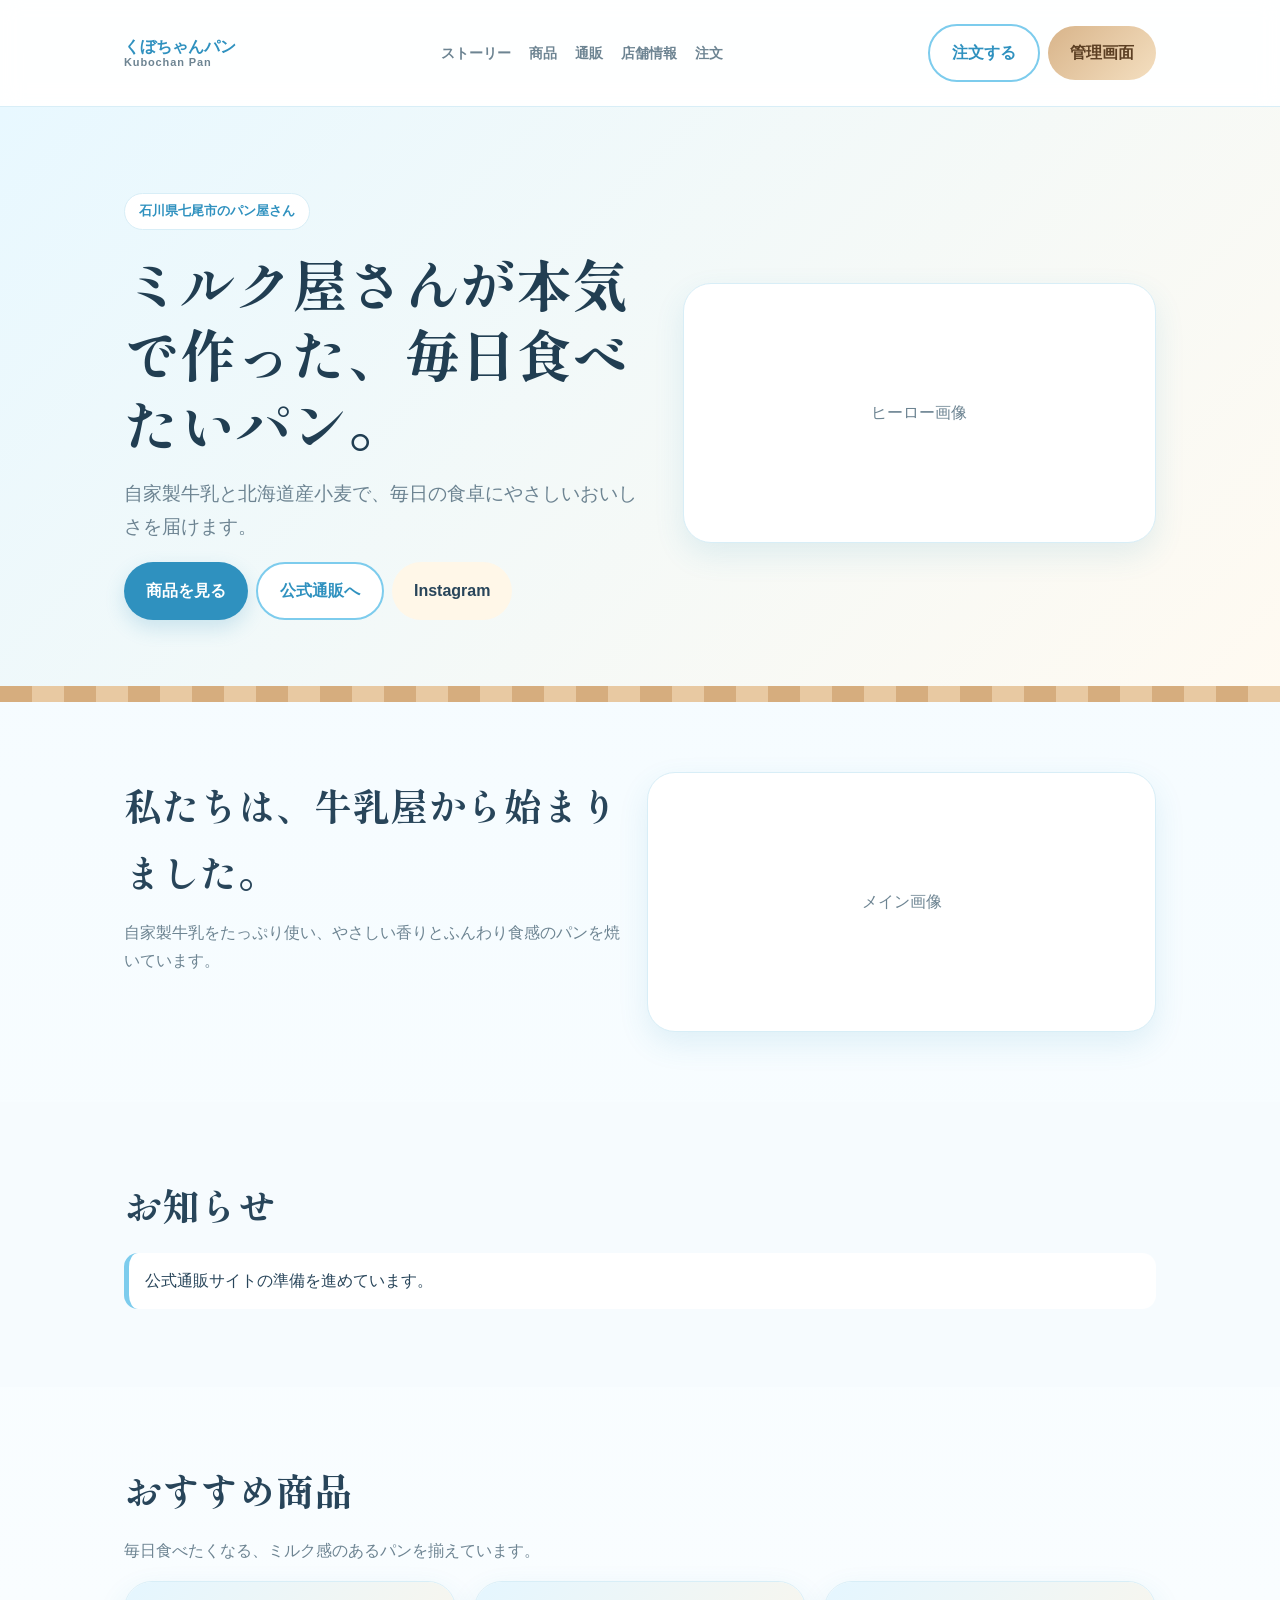
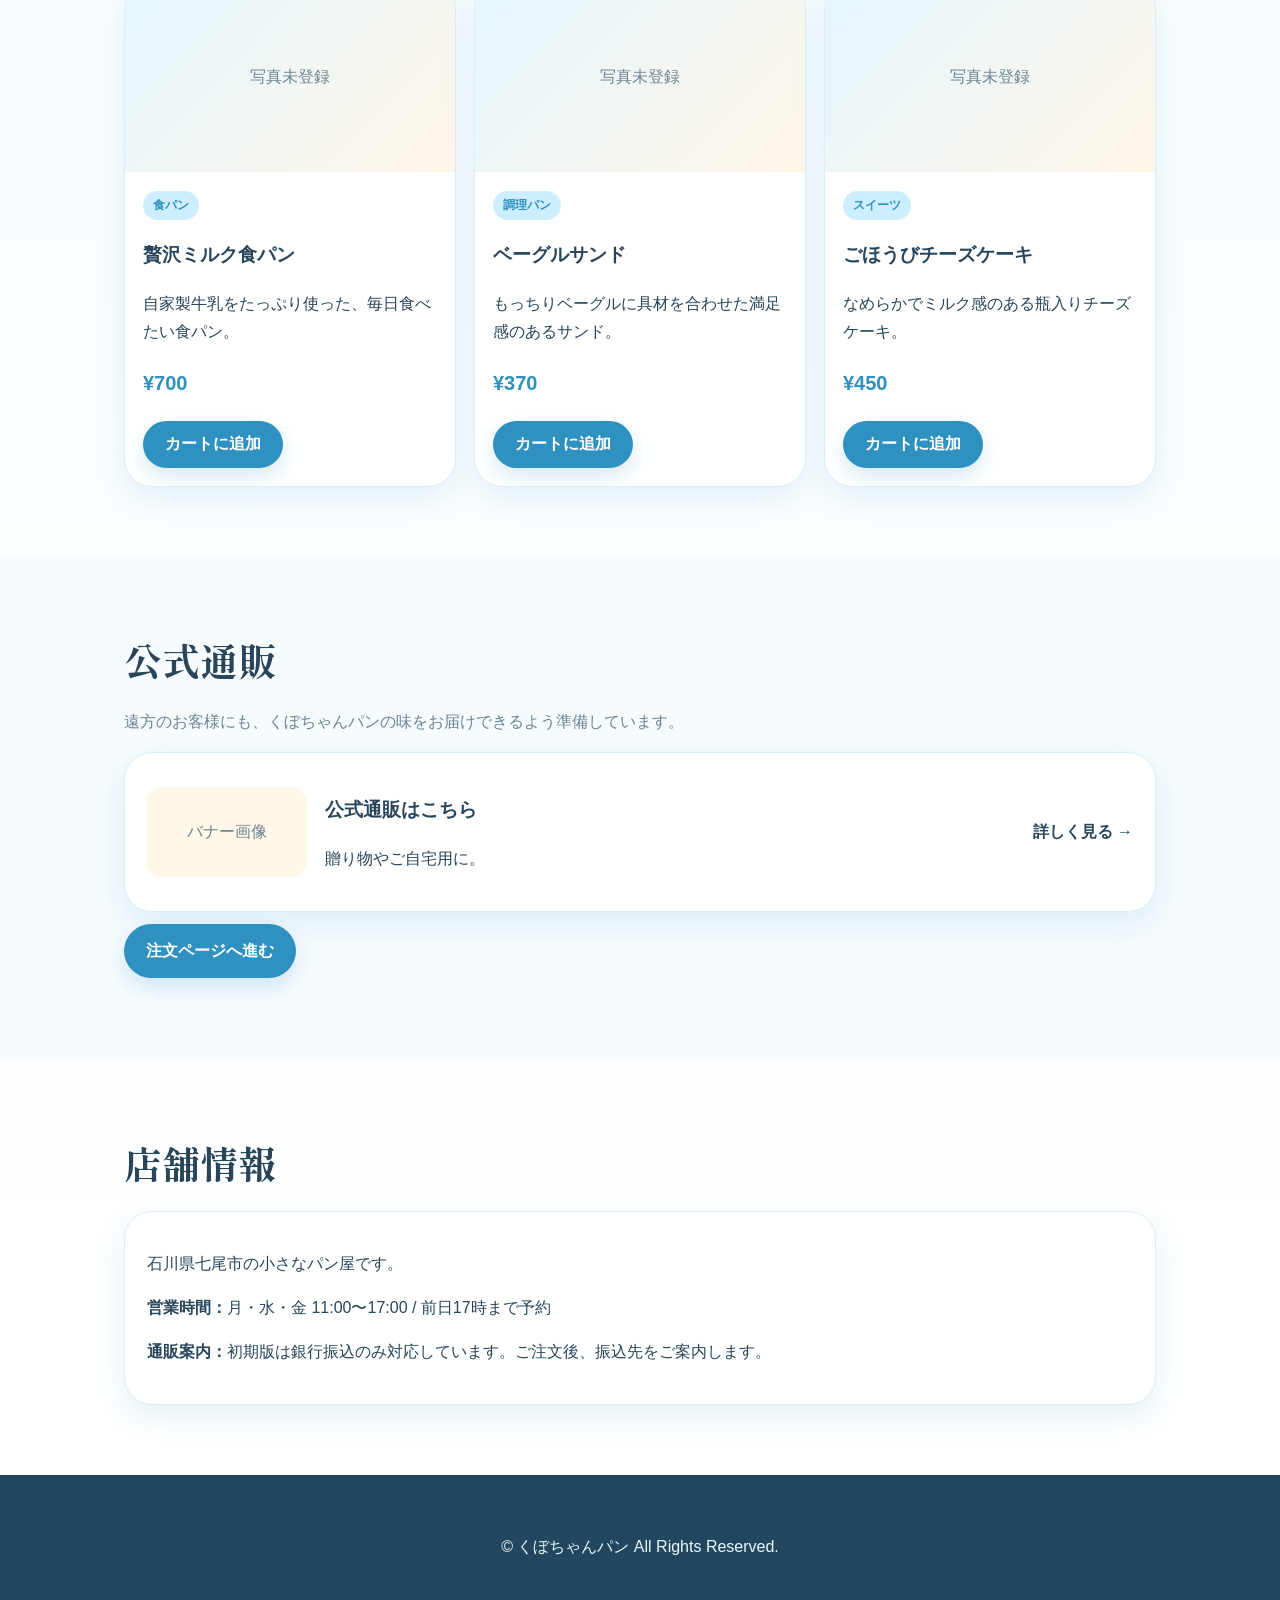
<file: index.html>
<!doctype html>
<html lang="ja">
<head>
  <meta charset="utf-8">
  <meta name="viewport" content="width=device-width,initial-scale=1">
  <meta name="description" content="くぼちゃんパン公式サイト。自家製牛乳を使ったパンと公式通販のご案内。">
  <title>くぼちゃんパン</title>
  <link rel="preconnect" href="https://fonts.googleapis.com">
  <link rel="preconnect" href="https://fonts.gstatic.com" crossorigin>
  <link href="https://fonts.googleapis.com/css2?family=Shippori+Mincho+B1:wght@600;700;800&display=swap" rel="stylesheet">
  <link rel="stylesheet" href="style.css">
</head>
<body>
<header class="header">
  <div class="header-inner">
    <a class="logo" href="index.html"><span data-site-title>くぼちゃんパン</span><small>Kubochan Pan</small></a>
    <nav class="nav"><a href="#story">ストーリー</a><a href="#products">商品</a><a href="#shop">通販</a><a href="#store">店舗情報</a><a href="order.html">注文</a></nav>
    <div class="toolbar header-tools"><a class="btn sub" href="order.html">注文する</a><a class="btn admin-link" href="admin.html">管理画面</a></div>
  </div>
</header>
<main>
  <section class="hero">
    <div class="container hero-grid">
      <div>
        <span class="badge">石川県七尾市のパン屋さん</span>
        <h1 id="hero-title">ミルク屋さんが本気で作った、毎日食べたいパン。</h1>
        <p class="lead" id="hero-subcopy">自家製牛乳と北海道産小麦で、毎日の食卓にやさしいおいしさを届けます。</p>
        <div class="toolbar"><a class="btn" href="#products">商品を見る</a><a class="btn sub" href="order.html">公式通販へ</a><a class="btn soft" id="instagram-link" target="_blank" rel="noopener">Instagram</a></div>
      </div>
      <div class="hero-img" id="hero-image">サイト写真を管理画面から登録できます</div>
    </div>
  </section>
  <section class="section" id="story"><div class="container two"><div><h2 class="section-title" id="story-title"></h2><div class="rich" id="story-body"></div></div><div class="image-card" id="main-image">メイン画像</div></div></section>
  <section class="section alt"><div class="container"><h2 class="section-title">お知らせ</h2><div id="notice-list"></div></div></section>
  <section class="section" id="products"><div class="container"><h2 class="section-title" id="product-title"></h2><div class="rich" id="product-body"></div><div class="grid" id="product-list"></div></div></section>
  <section class="section alt" id="shop"><div class="container"><h2 class="section-title" id="shop-title"></h2><div class="rich" id="shop-body"></div><div id="banner-list"></div><div class="toolbar"><a class="btn" href="order.html">注文ページへ進む</a></div></div></section>
  <section class="section" id="store"><div class="container"><h2 class="section-title">店舗情報</h2><div class="card"><p id="store-info"></p><p><strong>営業時間：</strong><span id="business-hours"></span></p><p><strong>通販案内：</strong><span id="shop-guide"></span></p></div></div></section>
</main>
<footer class="footer"><p id="footer-text"></p></footer>
<script src="storage.js"></script>
<script src="main.js"></script>
</body>
</html>
</file>
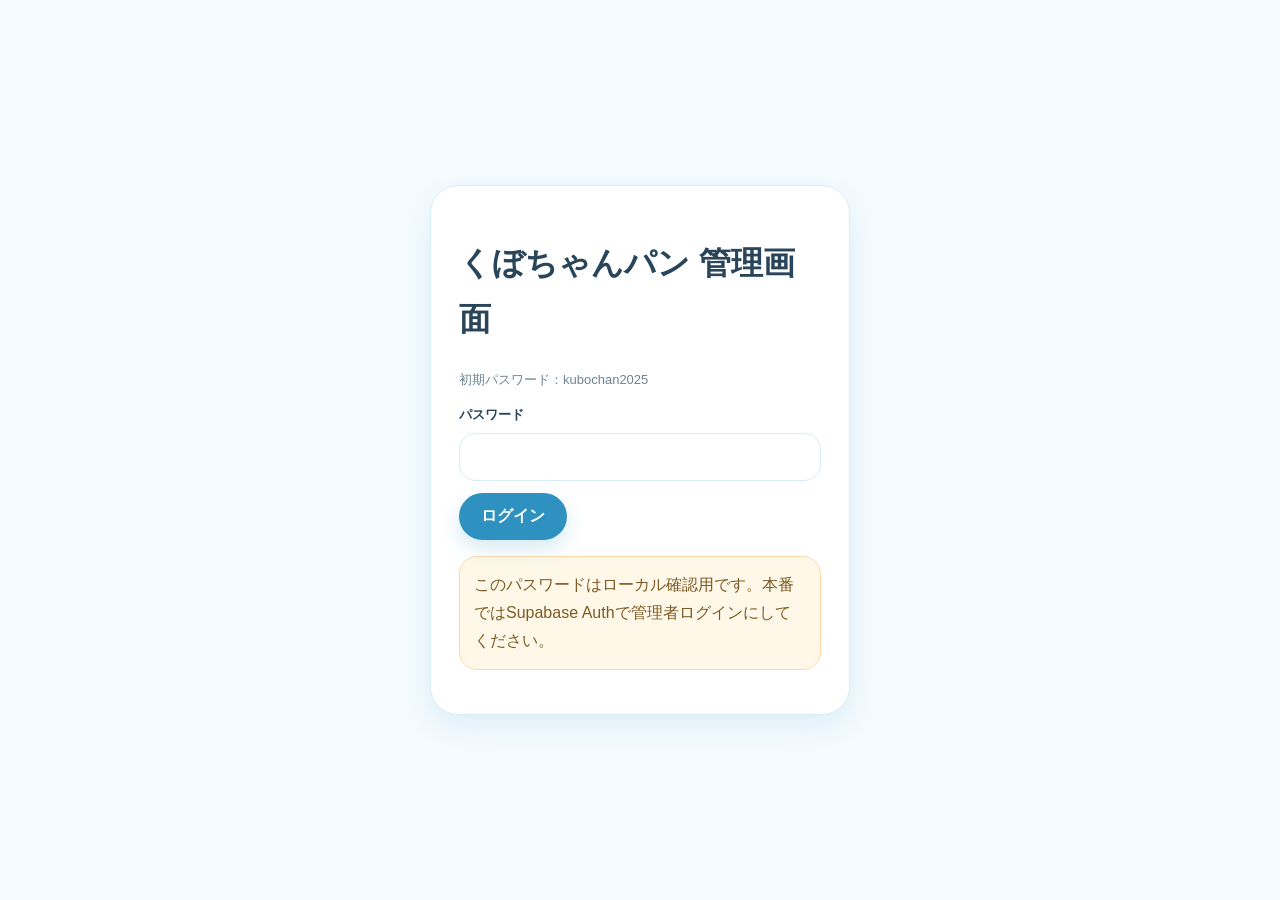
<file: admin.html>
<!doctype html><html lang="ja"><head><meta charset="utf-8"><meta name="viewport" content="width=device-width,initial-scale=1"><title>管理画面｜くぼちゃんパン</title><link rel="stylesheet" href="style.css"></head><body class="admin-body"><div class="login" id="login"><div class="login-box"><h1>くぼちゃんパン 管理画面</h1><p class="muted">初期パスワード：kubochan2025</p><label>パスワード</label><input id="login-pw" type="password"><div class="toolbar"><button class="btn" id="login-btn">ログイン</button></div><p class="privacy-note">このパスワードはローカル確認用です。本番ではSupabase Authで管理者ログインにしてください。</p></div></div><div class="admin-layout hidden" id="app"><aside class="sidebar"><div class="side-title">くぼちゃんパン</div><button class="side-btn active" data-page="dashboard">ホーム</button><button class="side-btn" data-page="site">サイト編集</button><button class="side-btn" data-page="products">商品管理</button><button class="side-btn" data-page="banners">バナー管理</button><button class="side-btn" data-page="orders">注文管理</button><button class="side-btn" data-page="images">画像管理</button><button class="side-btn" data-page="preview">プレビュー</button><button class="side-btn" data-page="settings">設定</button><button class="side-btn" id="logout">ログアウト</button></aside><main class="admin-main"><section class="admin-page active" id="page-dashboard"><h1>管理ホーム</h1><div class="grid"><div class="card"><h3>商品数</h3><p class="price" id="stat-products">0</p></div><div class="card"><h3>注文数</h3><p class="price" id="stat-orders">0</p></div><div class="card"><h3>通知</h3><p class="price" id="stat-notices">0</p></div></div><div class="card"><h2>通知履歴</h2><div id="notification-list"></div></div></section><section class="admin-page" id="page-site"><h1>サイト編集</h1><div class="form-card"><div class="two"><div><label>サイトタイトル</label><input id="site-title"></div><div><label>Instagram URL</label><input id="instagram-url"></div></div><label>メインキャッチコピー</label><input id="catchcopy"><label>サブコピー</label><textarea id="subcopy"></textarea><div class="two"><div><label>店舗情報</label><textarea id="store-info"></textarea></div><div><label>営業時間</label><textarea id="business-hours"></textarea></div></div><label>通販案内文</label><textarea id="shop-guide"></textarea><label>フッター文言</label><input id="footer-text"><label>お知らせ（1行ずつ）</label><textarea id="notices"></textarea><h2>セクション文章</h2><label>ストーリー見出し</label><input id="story-title"><label>ストーリー本文</label><div id="story-editor-tools" class="editor-toolbar"></div><div id="story-body" class="editor" contenteditable="true"></div><label>商品見出し</label><input id="product-title"><label>商品本文</label><div id="product-editor-tools" class="editor-toolbar"></div><div id="product-body" class="editor" contenteditable="true"></div><label>通販見出し</label><input id="shop-title"><label>通販本文</label><div id="shop-editor-tools" class="editor-toolbar"></div><div id="shop-body" class="editor" contenteditable="true"></div><div class="toolbar"><button class="btn ok" id="save-site">サイト内容を保存</button></div></div></section><section class="admin-page" id="page-products"><h1>商品管理</h1><div class="form-card"><input type="hidden" id="product-id"><div class="two"><div><label>商品名</label><input id="product-name"></div><div><label>価格</label><input id="product-price" type="number"></div></div><div class="two"><div><label>カテゴリー</label><input id="product-category"></div><div><label>表示</label><select id="product-visible"><option value="true">表示</option><option value="false">非表示</option></select></div></div><label>商品説明</label><textarea id="product-description"></textarea><label>素材説明</label><textarea id="product-material"></textarea><label>おすすめの食べ方</label><textarea id="product-recommend"></textarea><label>商品写真（複数可）</label><input id="product-images" type="file" accept="image/*" multiple><div class="thumbs" id="product-thumbs"></div><div class="toolbar"><button class="btn ok" id="save-product">商品を保存</button><button class="btn sub" id="new-product">新規入力</button></div></div><div class="card table-card"><table class="table"><thead><tr><th>商品</th><th>価格</th><th>カテゴリー</th><th>表示</th><th>操作</th></tr></thead><tbody id="product-table"></tbody></table></div></section><section class="admin-page" id="page-banners"><h1>バナー管理</h1><div class="form-card"><input type="hidden" id="banner-id"><label>バナー文章</label><input id="banner-title"><label>説明</label><textarea id="banner-text"></textarea><div class="two"><div><label>リンクURL</label><input id="banner-url"></div><div><label>並び順</label><input id="banner-order" type="number"></div></div><label>表示</label><select id="banner-visible"><option value="true">表示</option><option value="false">非表示</option></select><label>バナー画像</label><input id="banner-image" type="file" accept="image/*"><div class="thumbs" id="banner-thumb"></div><div class="toolbar"><button class="btn ok" id="save-banner">バナーを保存</button><button class="btn sub" id="new-banner">新規入力</button></div></div><div id="banner-table"></div></section><section class="admin-page" id="page-orders"><h1>注文管理</h1><div class="privacy-note">注文情報には個人情報が含まれます。公開PCや共有端末では表示したままにしないでください。</div><div id="order-list"></div></section><section class="admin-page" id="page-images"><h1>画像管理</h1><div class="form-card"><label>ヒーロー画像</label><input id="hero-image-file" type="file" accept="image/*"><div class="thumbs" id="hero-thumb"></div><label>ヒーロー配置</label><select id="hero-position"><option value="center">中央</option><option value="top">上寄せ</option><option value="bottom">下寄せ</option></select><label>メイン画像</label><input id="main-image-file" type="file" accept="image/*"><div class="thumbs" id="main-thumb"></div><label>ストーリー画像（複数可）</label><input id="story-images-file" type="file" accept="image/*" multiple><div class="thumbs" id="story-thumbs"></div><div class="toolbar"><button class="btn ok" id="save-images">画像を保存</button></div></div></section><section class="admin-page" id="page-preview"><h1>公式サイトプレビュー</h1><div class="toolbar"><button class="btn" id="refresh-preview">プレビュー更新</button><a class="btn sub" href="index.html" target="_blank">別タブで開く</a></div><iframe class="preview-frame" id="preview-frame" src="index.html"></iframe></section><section class="admin-page" id="page-settings"><h1>設定</h1><div class="form-card"><label>管理者メールアドレス</label><input id="admin-email" type="email"><label>管理パスワード</label><input id="admin-password"><h2>銀行振込先</h2><div class="two"><div><label>銀行名</label><input id="bank-name"></div><div><label>支店名</label><input id="branch-name"></div></div><div class="two"><div><label>種別</label><input id="account-type"></div><div><label>口座番号</label><input id="account-number"></div></div><label>口座名義</label><input id="account-name"><div class="toolbar"><button class="btn ok" id="save-settings">設定を保存</button><button class="btn danger" id="reset-data">ローカルデータ初期化</button></div><div class="privacy-note"><strong>Supabase連携時の置き換え場所</strong><br>storage.js の loadData / saveData / saveImageFiles / sendOrderNotification を Supabase用に差し替えます。</div></div></section></main></div><script src="storage.js"></script><script src="admin.js"></script></body></html>
</file>
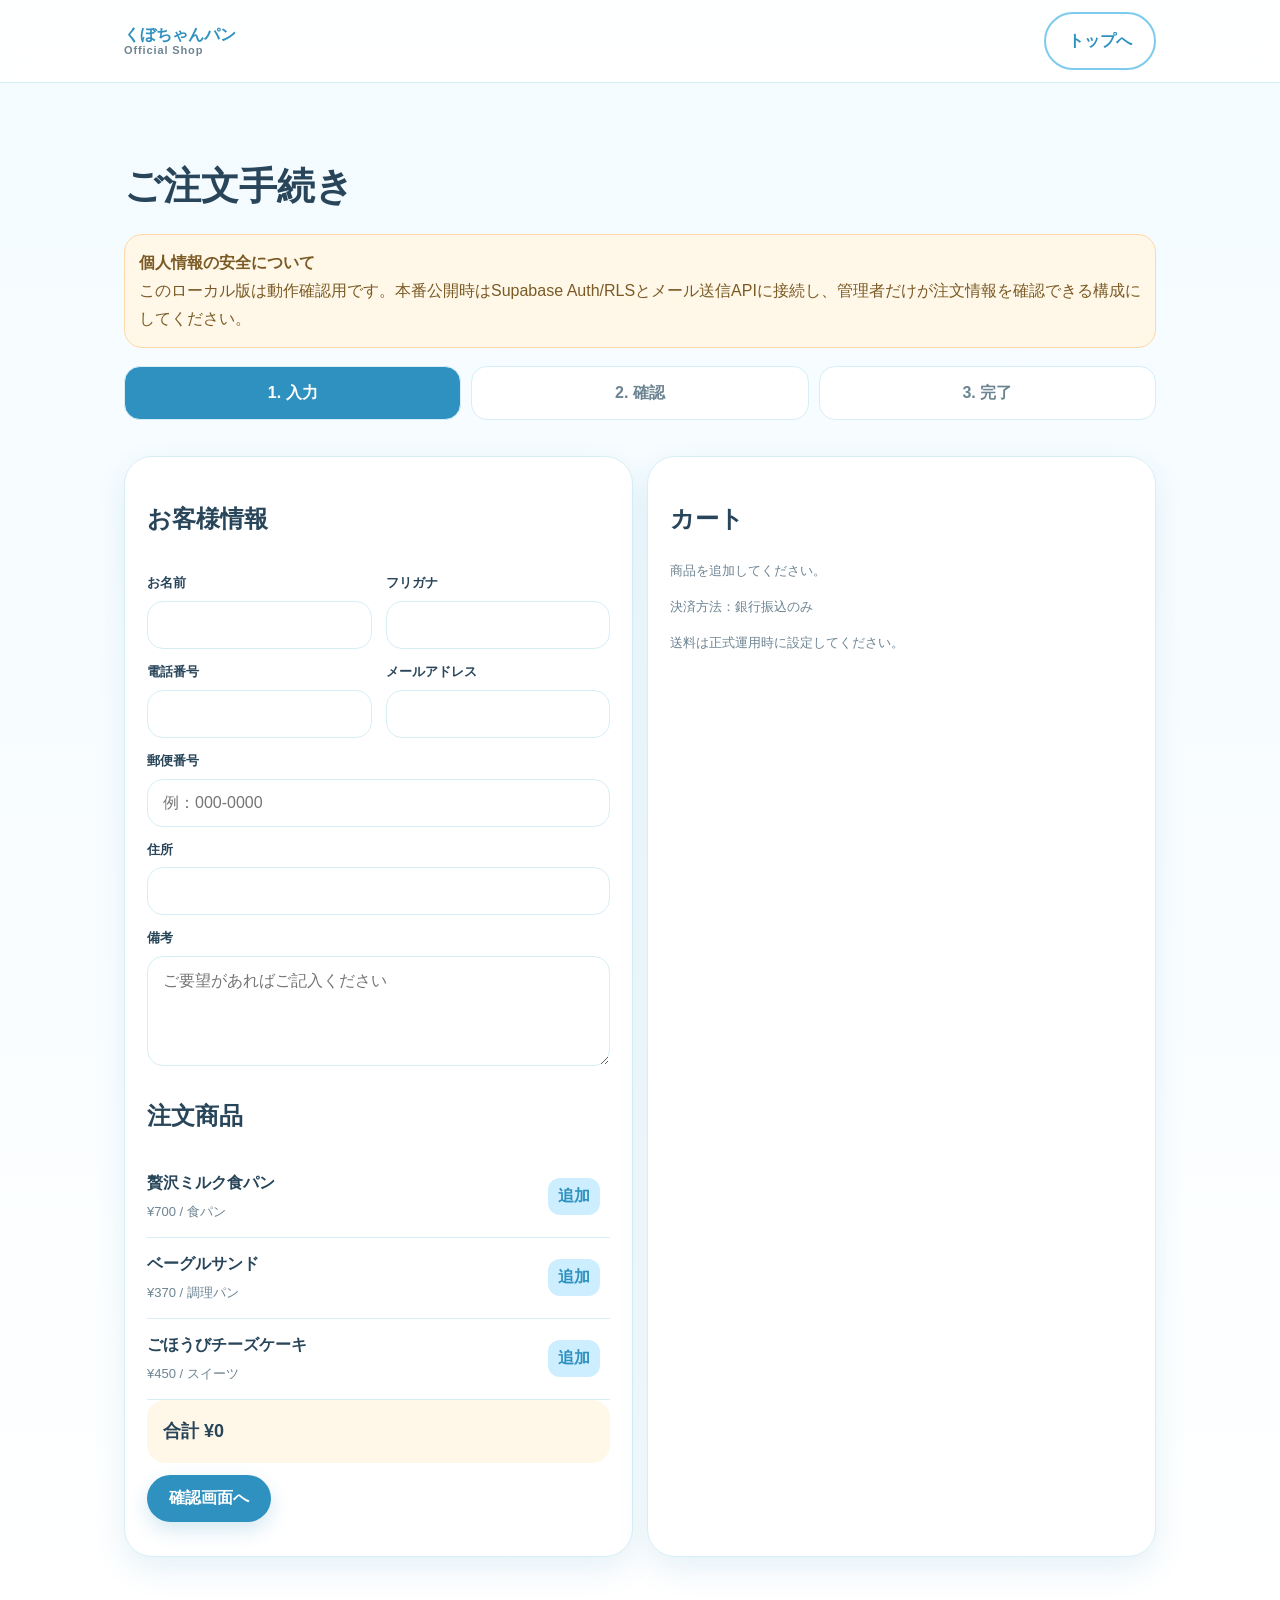
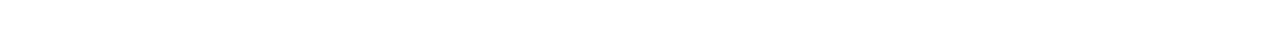
<file: order.html>
<!doctype html><html lang="ja"><head><meta charset="utf-8"><meta name="viewport" content="width=device-width,initial-scale=1"><title>ご注文｜くぼちゃんパン</title><link rel="stylesheet" href="style.css"></head><body><header class="header"><div class="header-inner"><a class="logo" href="index.html"><span>くぼちゃんパン</span><small>Official Shop</small></a><a class="btn sub" href="index.html">トップへ</a></div></header><main class="section"><div class="container"><h1 class="section-title">ご注文手続き</h1><div class="privacy-note"><strong>個人情報の安全について</strong><br>このローカル版は動作確認用です。本番公開時はSupabase Auth/RLSとメール送信APIに接続し、管理者だけが注文情報を確認できる構成にしてください。</div><div class="steps"><div class="step active" id="step1">1. 入力</div><div class="step" id="step2">2. 確認</div><div class="step" id="step3">3. 完了</div></div><div class="two"><section class="form-card" id="input-panel"><h2>お客様情報</h2><div class="two"><div><label>お名前</label><input id="name" required></div><div><label>フリガナ</label><input id="kana" required></div></div><div class="two"><div><label>電話番号</label><input id="tel" inputmode="tel" required></div><div><label>メールアドレス</label><input id="email" type="email" required></div></div><label>郵便番号</label><input id="zip" inputmode="numeric" placeholder="例：000-0000" required><label>住所</label><input id="address" required><label>備考</label><textarea id="note" placeholder="ご要望があればご記入ください"></textarea><h2>注文商品</h2><div id="product-picker"></div><div class="total-box">合計 <span id="cart-total">¥0</span></div><div class="toolbar"><button class="btn" id="to-confirm">確認画面へ</button></div></section><section class="form-card"><h2>カート</h2><div id="cart-list"></div><p class="muted">決済方法：銀行振込のみ</p><p class="muted">送料は正式運用時に設定してください。</p></section></div><section class="form-card hidden" id="confirm-panel"><h2>注文内容の確認</h2><div id="confirm-body"></div><div class="toolbar"><button class="btn sub" id="back-input">入力に戻る</button><button class="btn ok" id="submit-order">注文を確定する</button></div></section><section class="form-card hidden" id="complete-panel"><h2>ご注文ありがとうございます</h2><p>注文内容を受け付けました。下記の銀行口座へお振込みをお願いいたします。</p><div class="card" id="complete-body"></div><div class="toolbar"><a class="btn" href="index.html">トップへ戻る</a></div></section></div></main><div id="toast" class="toast" aria-live="polite"></div><script src="storage.js"></script><script src="order.js"></script></body></html>
</file>
<file: style.css>
:root{
  --white:#fff;--sky:#cdeeff;--sky2:#7dcced;--sky3:#2f91bf;--cream:#fff7e8;--beige:#f6ead7;--text:#28455a;--muted:#6d8492;--line:#d8eef7;--danger:#e85d75;--ok:#42a878;--shadow:0 12px 30px rgba(47,145,191,.12);--r:18px;--r2:28px;--max:1120px;--side:clamp(16px,4vw,44px);--font:-apple-system,BlinkMacSystemFont,'Hiragino Sans','Yu Gothic','Noto Sans JP',sans-serif;--serif:'Shippori Mincho B1',serif}
*{box-sizing:border-box}body{margin:0;font-family:var(--font);color:var(--text);background:linear-gradient(180deg,#f3fbff,#fff);line-height:1.75}a{text-decoration:none;color:inherit}img{max-width:100%;display:block}button,input,select,textarea{font-family:inherit;font-size:16px}button{cursor:pointer;border:0}.container{max-width:var(--max);margin:auto;padding:0 var(--side)}.header{position:sticky;top:0;z-index:20;background:rgba(255,255,255,.92);backdrop-filter:blur(10px);border-bottom:1px solid var(--line)}.header-inner{max-width:var(--max);margin:auto;padding:12px var(--side);display:flex;align-items:center;justify-content:space-between;gap:16px}.logo{font-weight:900;color:var(--sky3);line-height:1.1}.logo small{display:block;color:var(--muted);font-size:11px;letter-spacing:.08em}.nav{display:flex;gap:18px;font-weight:700;font-size:14px;color:var(--muted)}.nav a:hover{color:var(--sky3)}.btn{display:inline-flex;align-items:center;justify-content:center;gap:6px;padding:13px 22px;border-radius:999px;background:var(--sky3);color:white;font-weight:900;box-shadow:0 8px 20px rgba(47,145,191,.2)}.btn.sub{background:#fff;color:var(--sky3);border:2px solid var(--sky2);box-shadow:none}.btn.soft{background:var(--cream);color:var(--text);box-shadow:none}.hero{position:relative;overflow:hidden;background:linear-gradient(135deg,#e8f8ff 0%,#fff8ec 100%);padding:86px 0 70px}.hero-grid{display:grid;grid-template-columns:1.05fr .95fr;gap:36px;align-items:center}.badge{display:inline-block;background:#fff;border:1px solid var(--line);border-radius:999px;padding:6px 14px;color:var(--sky3);font-weight:900;font-size:13px}.hero h1{font-family:var(--serif);font-size:clamp(30px,5vw,56px);line-height:1.25;margin:18px 0;color:#213e52}.lead{font-size:clamp(16px,2vw,19px);color:var(--muted);max-width:650px}.hero-img,.image-card{background:#fff;border:1px solid var(--line);border-radius:var(--r2);min-height:260px;box-shadow:var(--shadow);overflow:hidden;display:flex;align-items:center;justify-content:center;color:var(--muted);text-align:center}.hero-img img,.image-card img{width:100%;height:100%;object-fit:cover}.section{padding:70px 0}.section.alt{background:#f6fbfe}.section-title{font-family:var(--serif);font-size:clamp(24px,3vw,38px);margin:0 0 14px}.rich{color:var(--muted)}.rich p{margin:0 0 1em}.grid{display:grid;grid-template-columns:repeat(3,1fr);gap:18px}.card{background:#fff;border:1px solid var(--line);border-radius:var(--r2);padding:22px;box-shadow:var(--shadow)}.product-card{overflow:hidden;padding:0}.product-img{height:190px;background:linear-gradient(135deg,#e4f6ff,#fff6e8);display:flex;align-items:center;justify-content:center;color:var(--muted)}.product-img img{width:100%;height:100%;object-fit:cover}.product-body{padding:18px}.price{font-weight:900;color:var(--sky3);font-size:20px}.pill{display:inline-block;padding:4px 10px;border-radius:999px;background:var(--sky);color:var(--sky3);font-size:12px;font-weight:900}.banner-card{display:grid;grid-template-columns:160px 1fr auto;gap:18px;align-items:center}.banner-img{height:90px;border-radius:16px;background:var(--cream);overflow:hidden;display:flex;align-items:center;justify-content:center;color:var(--muted)}.notice{background:#fff;border-left:5px solid var(--sky2);padding:14px 16px;border-radius:14px;margin:8px 0}.footer{background:#23475e;color:#eaf8ff;padding:42px var(--side);text-align:center}.form-card{background:#fff;border:1px solid var(--line);border-radius:var(--r2);padding:22px;box-shadow:var(--shadow);margin:18px 0}label{display:block;font-weight:800;color:var(--text);font-size:13px;margin:12px 0 6px}input,select,textarea{width:100%;border:1.5px solid var(--line);border-radius:16px;padding:14px 15px;background:#fff;color:var(--text)}textarea{min-height:110px;resize:vertical}input:focus,select:focus,textarea:focus{outline:none;border-color:var(--sky3);box-shadow:0 0 0 4px rgba(47,145,191,.12)}.two{display:grid;grid-template-columns:1fr 1fr;gap:14px}.steps{display:grid;grid-template-columns:repeat(3,1fr);gap:10px;margin:18px 0}.step{background:#fff;border:1px solid var(--line);border-radius:16px;padding:12px;text-align:center;font-weight:900;color:var(--muted)}.step.active{background:var(--sky3);color:#fff}.cart-line,.order-line{display:grid;grid-template-columns:1fr auto auto;gap:10px;align-items:center;padding:12px 0;border-bottom:1px solid var(--line)}.qty{display:flex;align-items:center;gap:6px}.qty button,.mini-btn{background:var(--sky);color:var(--sky3);border-radius:12px;padding:8px 10px;font-weight:900}.total-box{background:var(--cream);border-radius:18px;padding:16px;font-size:18px;font-weight:900}.admin-body{background:#f5fbff}.admin-layout{display:grid;grid-template-columns:240px 1fr;min-height:100vh}.sidebar{background:linear-gradient(180deg,#2589b8,#7dcced);color:white;padding:20px;position:sticky;top:0;height:100vh}.side-title{font-weight:900;font-size:19px;margin-bottom:18px}.side-btn{display:block;width:100%;text-align:left;background:rgba(255,255,255,.13);color:white;margin:7px 0;padding:11px 12px;border-radius:14px;font-weight:800}.side-btn.active{background:#fff;color:var(--sky3)}.admin-main{padding:24px;max-width:1180px}.admin-page{display:none}.admin-page.active{display:block}.toolbar{display:flex;gap:8px;flex-wrap:wrap;margin:12px 0}.table-card{overflow:auto}.table{width:100%;border-collapse:collapse;background:#fff}.table th,.table td{border-bottom:1px solid var(--line);padding:10px;text-align:left;vertical-align:top}.table th{color:var(--sky3);font-size:13px}.editor-toolbar{display:flex;gap:6px;flex-wrap:wrap;background:#f0f9ff;border:1px solid var(--line);border-radius:14px;padding:8px;margin-bottom:8px}.editor-toolbar button,.editor-toolbar select,.editor-toolbar input{width:auto;padding:8px 10px;border-radius:10px}.editor{min-height:150px;border:1.5px solid var(--line);border-radius:16px;padding:14px;background:white}.thumbs{display:flex;gap:8px;flex-wrap:wrap;margin-top:8px}.thumb{position:relative;width:90px;height:90px;border-radius:14px;overflow:hidden;background:#eef8fd;border:1px solid var(--line)}.thumb img{width:100%;height:100%;object-fit:cover}.thumb button{position:absolute;top:4px;right:4px;background:var(--danger);color:#fff;border-radius:50%;width:24px;height:24px}.preview-frame{width:100%;height:70vh;border:1px solid var(--line);border-radius:20px;background:white}.login{min-height:100vh;display:flex;align-items:center;justify-content:center;padding:20px}.login-box{width:min(420px,100%);background:#fff;border-radius:28px;padding:28px;box-shadow:var(--shadow);border:1px solid var(--line)}.hidden{display:none!important}.danger{background:var(--danger)!important}.ok{background:var(--ok)!important}.muted{color:var(--muted);font-size:13px}.privacy-note{border:1px solid #ffd7a8;background:#fff8e8;border-radius:18px;padding:14px;color:#7b5a25}.mobile-only{display:none}@media(max-width:820px){.hero-grid,.grid,.two,.admin-layout{grid-template-columns:1fr}.nav{display:none}.banner-card{grid-template-columns:1fr}.sidebar{height:auto;position:static}.admin-main{padding:14px}.steps{grid-template-columns:1fr}.cart-line{grid-template-columns:1fr}.mobile-only{display:block}.hero{padding-top:44px}}

/* --- 2026追加：水色・白・ナチュラル木目調 / 写真ギャラリー / トースト --- */
.btn.admin-link{background:linear-gradient(135deg,#d8b48a,#f4dfc0);color:#5c3f23;box-shadow:none}.header-tools{align-items:center}.hero{background:linear-gradient(135deg,#e8f8ff 0%,#fffaf1 100%)}.hero:after{content:"";display:block;position:absolute;left:0;right:0;bottom:0;height:16px;background:repeating-linear-gradient(90deg,#d6ad7e 0 32px,#e8c9a2 32px 64px)}.wood-card{background:linear-gradient(135deg,#fff,#fff9ef);border-top:8px solid #d8b48a}.dashboard-photo{min-height:220px;background:linear-gradient(135deg,#e8f8ff,#fff8ec);border:1px solid var(--line);border-radius:var(--r2);overflow:hidden;display:flex;align-items:center;justify-content:center;color:var(--muted);box-shadow:var(--shadow);margin:14px 0}.dashboard-photo img{width:100%;height:260px;object-fit:cover}.photo-gallery{display:grid;grid-template-columns:repeat(auto-fill,minmax(110px,1fr));gap:10px;margin-top:10px}.photo-thumb{position:relative;border-radius:18px;overflow:hidden;background:#eef8fd;border:1px solid var(--line);aspect-ratio:1}.photo-thumb img{width:100%;height:100%;object-fit:cover}.photo-thumb button{position:absolute;top:6px;right:6px;background:var(--danger);color:#fff;border-radius:50%;width:28px;height:28px}.photo-thumb span{position:absolute;left:6px;bottom:6px;background:rgba(0,0,0,.55);color:#fff;border-radius:999px;padding:3px 8px;font-size:11px}.toast{position:fixed;left:50%;bottom:28px;transform:translateX(-50%) translateY(30px);background:#23475e;color:white;padding:13px 20px;border-radius:999px;box-shadow:var(--shadow);opacity:0;transition:.25s;z-index:999;font-weight:900}.toast.show{opacity:1;transform:translateX(-50%) translateY(0)}.check{width:auto;margin-right:8px}@media(max-width:820px){.header-tools{gap:5px}.btn{padding:11px 14px}}
</file>
